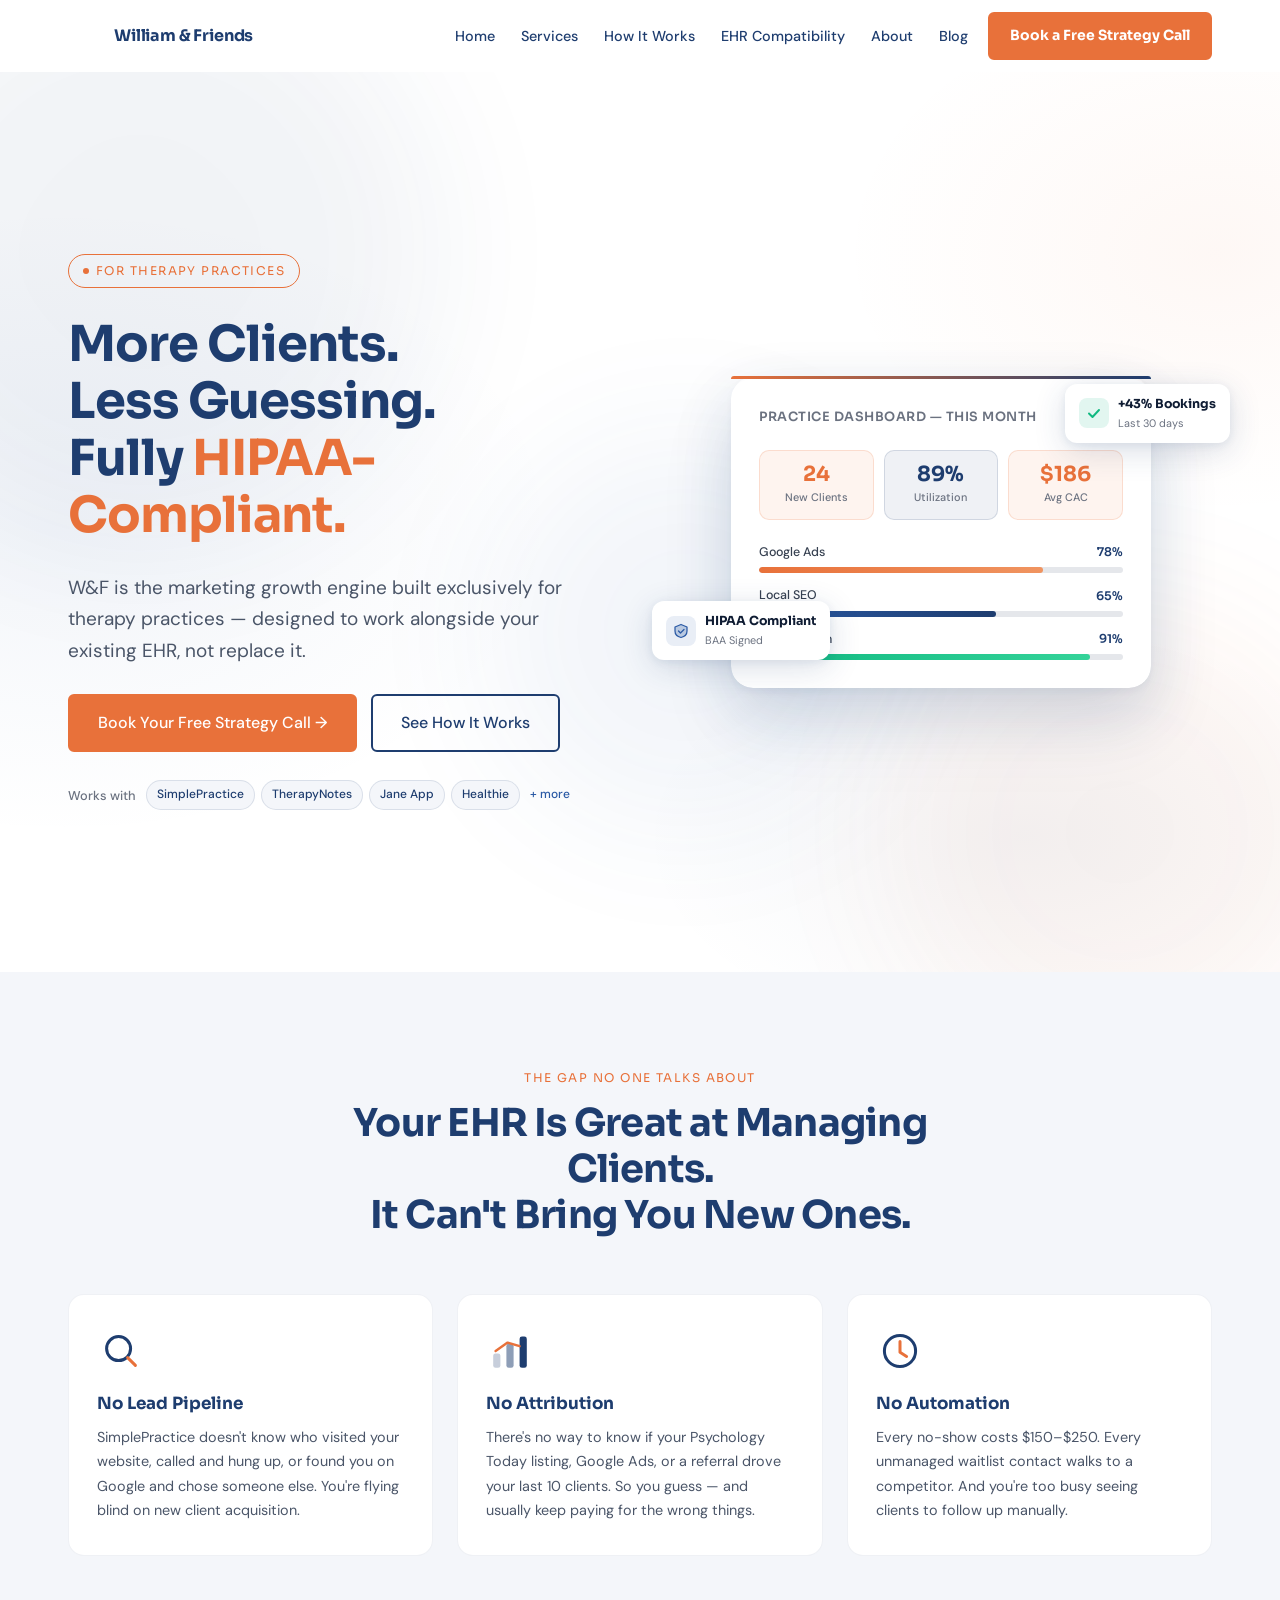
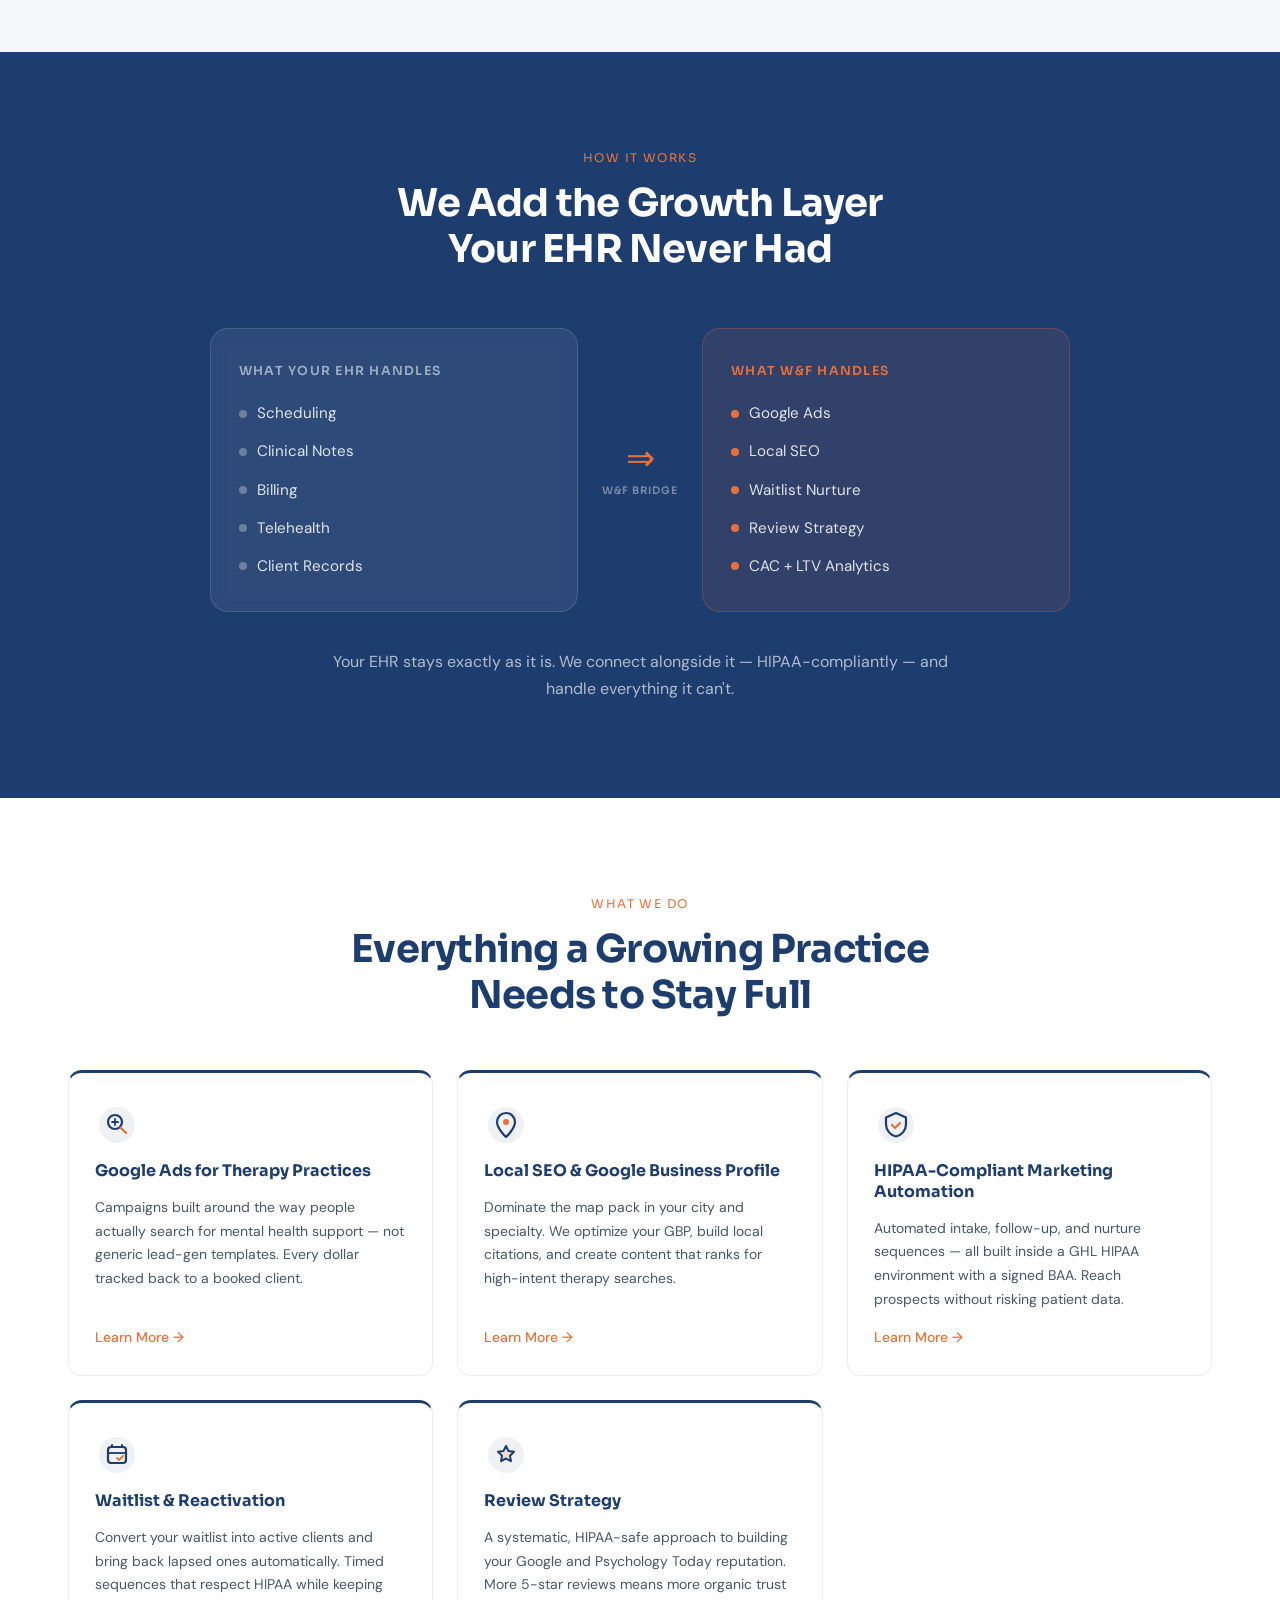
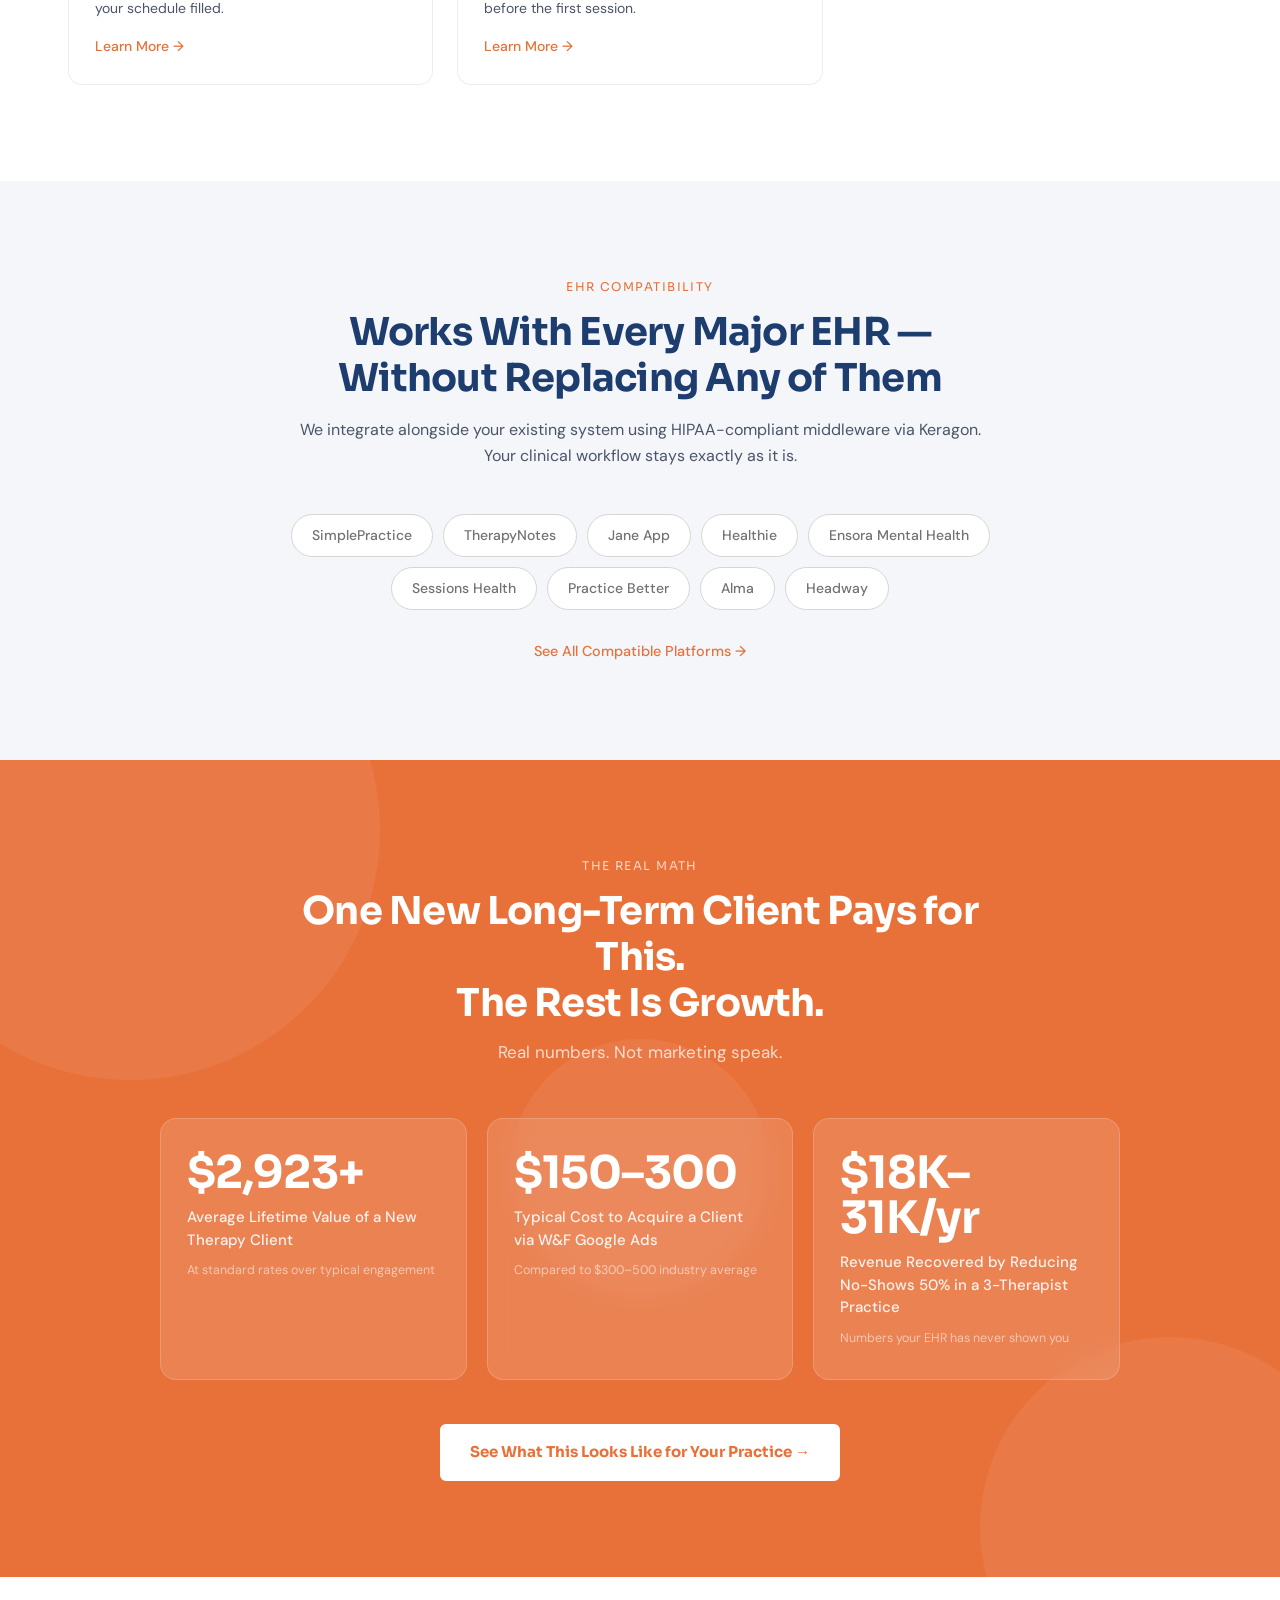
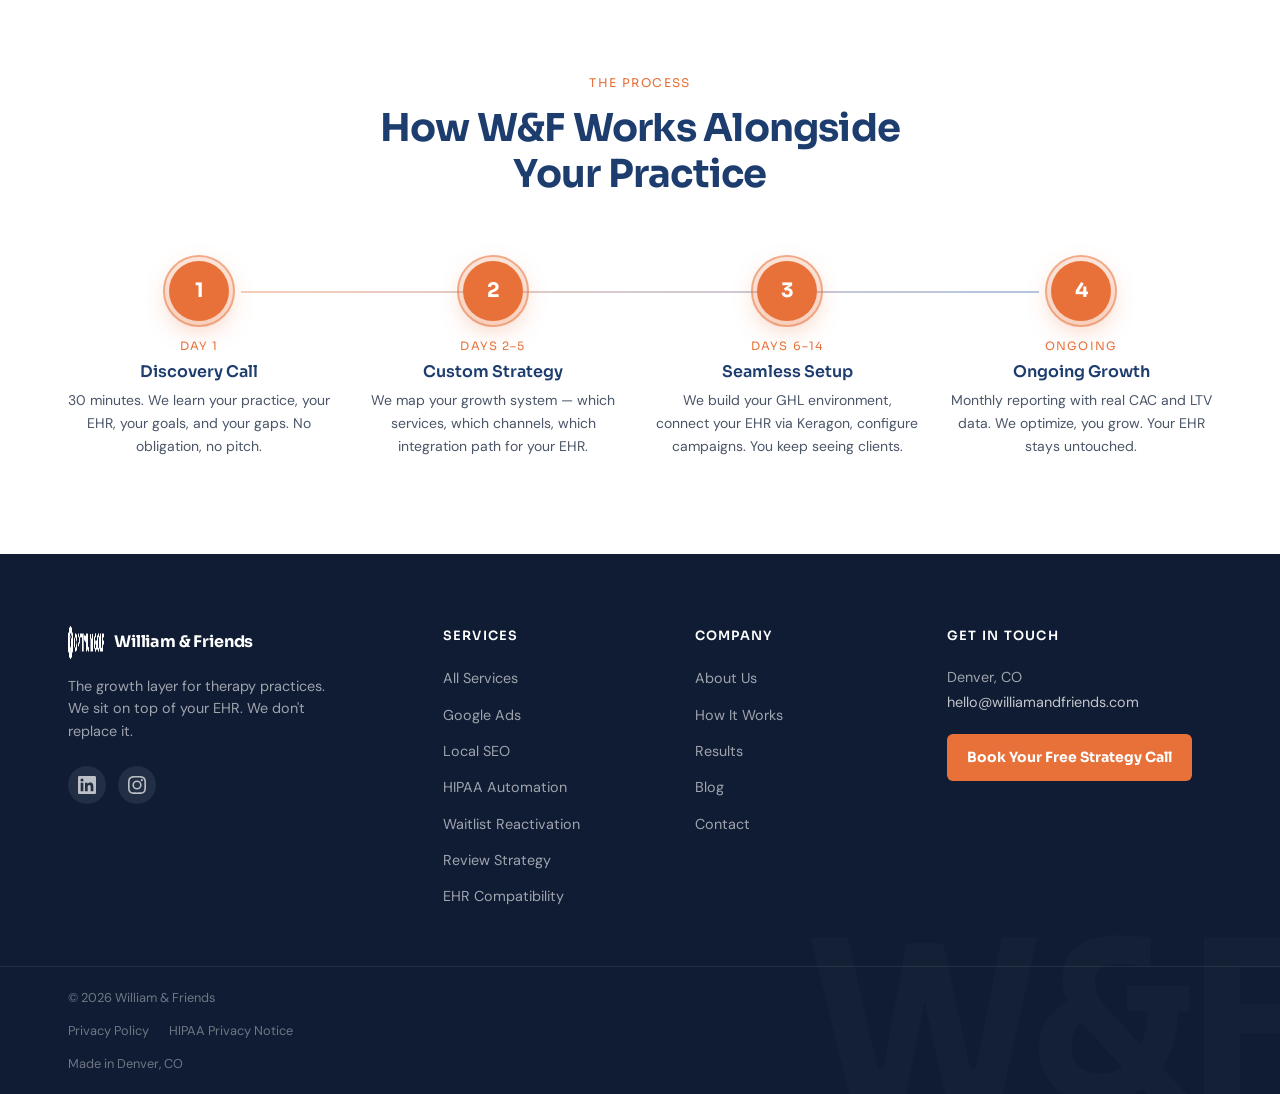
<file: index.html>
<!DOCTYPE html>
<html lang="en">
<head>
  <meta charset="UTF-8">
  <meta name="viewport" content="width=device-width, initial-scale=1.0">
  <title>William & Friends — The Growth Layer for Therapy Practices</title>
  <meta name="description" content="W&F is the HIPAA-compliant marketing growth engine built exclusively for therapy and mental health practices. Works alongside your EHR.">
  <link rel="stylesheet" href="_styles.css">

  <style>
    /* ─── Scroll Progress Bar ───────────────────────────────────────────────── */
    #scroll-progress {
      position: fixed;
      top: 0;
      left: 0;
      height: 3px;
      width: 0%;
      background: linear-gradient(90deg, var(--orange), var(--mid-blue));
      z-index: 2000;
      transition: width 0.1s linear;
      pointer-events: none;
    }

    /* ─── Hero Section ──────────────────────────────────────────────────────── */
    #hero {
      position: relative;
      min-height: 100vh;
      background: var(--white);
      display: flex;
      align-items: center;
      overflow: hidden;
      padding: 80px 0 60px; /* account for fixed nav */
    }

    /* ─── Blob Background ───────────────────────────────────────────────────── */
    .hero-blobs {
      position: absolute;
      inset: 0;
      pointer-events: none;
      z-index: 0;
    }

    .blob {
      position: absolute;
      border-radius: 50%;
      filter: blur(72px);
    }

    .blob-1 {
      width: 600px;
      height: 600px;
      background: var(--navy);
      opacity: 0.055;
      top: -120px;
      left: -160px;
      animation: blob-morph-1 18s ease-in-out infinite;
    }

    .blob-2 {
      width: 480px;
      height: 480px;
      background: var(--orange);
      opacity: 0.05;
      bottom: -100px;
      right: -80px;
      animation: blob-morph-2 18s ease-in-out infinite 3s;
    }

    .blob-3 {
      width: 400px;
      height: 400px;
      background: var(--mid-blue);
      opacity: 0.055;
      top: 40%;
      left: 38%;
      animation: blob-morph-3 18s ease-in-out infinite 7s;
    }

    @keyframes blob-morph-1 {
      0%, 100% { border-radius: 60% 40% 70% 30% / 50% 60% 40% 50%; transform: translate(0, 0) scale(1); }
      33%       { border-radius: 40% 70% 30% 60% / 60% 30% 70% 40%; transform: translate(30px, 20px) scale(1.05); }
      66%       { border-radius: 70% 30% 50% 50% / 30% 70% 50% 60%; transform: translate(-20px, 35px) scale(0.97); }
    }

    @keyframes blob-morph-2 {
      0%, 100% { border-radius: 50% 60% 40% 70% / 60% 40% 70% 30%; transform: translate(0, 0) scale(1); }
      33%       { border-radius: 70% 40% 60% 30% / 40% 60% 30% 70%; transform: translate(-25px, -20px) scale(1.06); }
      66%       { border-radius: 30% 70% 50% 60% / 70% 30% 60% 40%; transform: translate(15px, -30px) scale(0.96); }
    }

    @keyframes blob-morph-3 {
      0%, 100% { border-radius: 40% 60% 55% 45% / 55% 45% 60% 40%; transform: translate(0, 0) scale(1); }
      50%       { border-radius: 60% 40% 45% 55% / 40% 60% 45% 55%; transform: translate(-18px, 22px) scale(1.04); }
    }

    /* ─── Radial Gradient Mesh Overlay ─────────────────────────────────────── */
    .hero-mesh {
      position: absolute;
      inset: 0;
      pointer-events: none;
      z-index: 0;
      background:
        radial-gradient(ellipse 55% 50% at 5% 50%,  rgba(43, 90, 165, 0.06) 0%, transparent 70%),
        radial-gradient(ellipse 45% 45% at 95% 20%, rgba(232, 113, 58, 0.05) 0%, transparent 65%),
        radial-gradient(ellipse 50% 40% at 80% 85%, rgba(30, 61, 111, 0.05) 0%, transparent 60%);
    }

    /* ─── Hero Grid ─────────────────────────────────────────────────────────── */
    .hero-grid {
      position: relative;
      z-index: 1;
      display: grid;
      grid-template-columns: 1fr 1fr;
      gap: 60px;
      align-items: center;
    }

    /* ─── Left Column ───────────────────────────────────────────────────────── */
    .hero-left {
      display: flex;
      flex-direction: column;
      gap: 28px;
    }

    .hero-badge {
      display: inline-flex;
      align-items: center;
      gap: 7px;
      padding: 6px 14px;
      border: 1.5px solid var(--orange);
      border-radius: 100px;
      width: fit-content;
    }

    .hero-badge span {
      font-family: 'Sora', sans-serif;
      font-weight: 400;
      font-size: 0.75rem;
      letter-spacing: 0.12em;
      text-transform: uppercase;
      color: var(--orange);
    }

    .hero-badge-dot {
      width: 6px;
      height: 6px;
      border-radius: 50%;
      background: var(--orange);
      animation: pulse-dot 2.4s ease-in-out infinite;
    }

    @keyframes pulse-dot {
      0%, 100% { opacity: 1; transform: scale(1); }
      50%       { opacity: 0.5; transform: scale(0.7); }
    }

    .hero-h1 {
      font-family: 'Sora', sans-serif;
      font-weight: 700;
      font-size: clamp(2rem, 4vw, 3.1rem);
      color: var(--navy);
      line-height: 1.15;
      letter-spacing: -0.02em;
    }

    .hero-h1 .orange {
      color: var(--orange);
    }

    .hero-sub {
      font-family: 'DM Sans', sans-serif;
      font-size: 1.1875rem; /* 19px */
      font-weight: 400;
      color: #4a5568;
      line-height: 1.65;
      max-width: 500px;
    }

    .hero-ctas {
      display: flex;
      align-items: center;
      gap: 14px;
      flex-wrap: wrap;
    }

    .hero-ctas .btn-primary {
      font-family: 'DM Sans', sans-serif;
      font-weight: 500;
    }

    /* Trust bar */
    .hero-trust {
      display: flex;
      align-items: center;
      gap: 10px;
      flex-wrap: wrap;
    }

    .hero-trust-label {
      font-family: 'DM Sans', sans-serif;
      font-size: 0.8rem;
      color: #6b7280;
      font-weight: 500;
      white-space: nowrap;
    }

    .hero-trust-pills {
      display: flex;
      align-items: center;
      gap: 6px;
      flex-wrap: wrap;
    }

    .trust-pill {
      font-family: 'DM Sans', sans-serif;
      font-size: 0.75rem;
      font-weight: 500;
      color: var(--navy);
      background: var(--light-gray);
      border: 1px solid rgba(30, 61, 111, 0.12);
      padding: 4px 10px;
      border-radius: 100px;
      white-space: nowrap;
    }

    .trust-pill-more {
      font-size: 0.75rem;
      color: var(--mid-blue);
      font-weight: 500;
      white-space: nowrap;
      padding: 4px 4px;
    }

    /* ─── Right Column — Dashboard Card ────────────────────────────────────── */
    .hero-right {
      position: relative;
      display: flex;
      justify-content: center;
      align-items: center;
    }

    .dashboard-card {
      background: var(--white);
      border-radius: 22px;
      box-shadow:
        0 4px 6px rgba(30, 61, 111, 0.04),
        0 20px 60px rgba(30, 61, 111, 0.14),
        0 40px 80px rgba(30, 61, 111, 0.08);
      padding: 28px;
      width: 100%;
      max-width: 420px;
      position: relative;
      /* Top gradient border */
      border-top: 3px solid transparent;
      background-clip: padding-box;
      animation: card-float 7s ease-in-out infinite;
    }

    /* Gradient top border via pseudo-element */
    .dashboard-card::before {
      content: '';
      position: absolute;
      top: -3px;
      left: 0;
      right: 0;
      height: 3px;
      border-radius: 22px 22px 0 0;
      background: linear-gradient(90deg, var(--orange), var(--navy));
    }

    @keyframes card-float {
      0%, 100% { transform: translateY(0); }
      50%       { transform: translateY(-14px); }
    }

    .card-header {
      display: flex;
      align-items: center;
      justify-content: space-between;
      margin-bottom: 22px;
    }

    .card-title {
      font-family: 'Sora', sans-serif;
      font-weight: 600;
      font-size: 0.8rem;
      color: #6b7280;
      letter-spacing: 0.04em;
      text-transform: uppercase;
    }

    .card-live-dot {
      display: flex;
      align-items: center;
      gap: 5px;
      font-family: 'DM Sans', sans-serif;
      font-size: 0.72rem;
      color: #10b981;
      font-weight: 500;
    }

    .card-live-dot::before {
      content: '';
      width: 7px;
      height: 7px;
      border-radius: 50%;
      background: #10b981;
      animation: live-pulse 2s ease-in-out infinite;
    }

    @keyframes live-pulse {
      0%, 100% { box-shadow: 0 0 0 0 rgba(16, 185, 129, 0.5); }
      50%       { box-shadow: 0 0 0 5px rgba(16, 185, 129, 0); }
    }

    /* Metric boxes */
    .card-metrics {
      display: grid;
      grid-template-columns: repeat(3, 1fr);
      gap: 10px;
      margin-bottom: 22px;
    }

    .metric-box {
      padding: 12px 10px;
      border-radius: 10px;
      text-align: center;
    }

    .metric-box.orange-bg {
      background: rgba(232, 113, 58, 0.08);
      border: 1px solid rgba(232, 113, 58, 0.18);
    }

    .metric-box.navy-bg {
      background: rgba(30, 61, 111, 0.07);
      border: 1px solid rgba(30, 61, 111, 0.15);
    }

    .metric-value {
      font-family: 'Sora', sans-serif;
      font-weight: 700;
      font-size: 1.3rem;
      line-height: 1.1;
      display: block;
    }

    .metric-box.orange-bg .metric-value { color: var(--orange); }
    .metric-box.navy-bg  .metric-value { color: var(--navy); }

    .metric-label {
      font-family: 'DM Sans', sans-serif;
      font-size: 0.68rem;
      color: #6b7280;
      margin-top: 3px;
      display: block;
      font-weight: 500;
    }

    /* Progress bars */
    .card-progress {
      display: flex;
      flex-direction: column;
      gap: 12px;
    }

    .progress-row {
      display: flex;
      flex-direction: column;
      gap: 5px;
    }

    .progress-meta {
      display: flex;
      justify-content: space-between;
      align-items: center;
    }

    .progress-label {
      font-family: 'DM Sans', sans-serif;
      font-size: 0.78rem;
      font-weight: 500;
      color: #374151;
    }

    .progress-pct {
      font-family: 'Sora', sans-serif;
      font-size: 0.75rem;
      font-weight: 600;
      color: var(--navy);
    }

    .progress-track {
      height: 6px;
      background: #e5e7eb;
      border-radius: 100px;
      overflow: hidden;
    }

    .progress-fill {
      height: 100%;
      border-radius: 100px;
      width: 0%; /* animated by JS */
      transition: width 1.2s cubic-bezier(0.22, 1, 0.36, 1);
    }

    .progress-fill.orange { background: linear-gradient(90deg, var(--orange), #f09460); }
    .progress-fill.navy   { background: linear-gradient(90deg, var(--mid-blue), var(--navy)); }
    .progress-fill.green  { background: linear-gradient(90deg, #10b981, #34d399); }

    /* ─── Floating Badges ───────────────────────────────────────────────────── */
    .floating-badge {
      position: absolute;
      background: var(--white);
      border-radius: 12px;
      padding: 10px 14px;
      box-shadow: 0 8px 32px rgba(30, 61, 111, 0.16), 0 2px 8px rgba(30, 61, 111, 0.08);
      display: flex;
      align-items: center;
      gap: 9px;
      white-space: nowrap;
      z-index: 2;
    }

    .badge-bookings {
      top: 8px;
      right: -18px;
      animation: badge-float-a 6s ease-in-out infinite 1.5s;
    }

    .badge-hipaa {
      bottom: 28px;
      left: -18px;
      animation: badge-float-b 6s ease-in-out infinite 0.5s;
    }

    @keyframes badge-float-a {
      0%, 100% { transform: translateY(0) rotate(0deg); }
      50%       { transform: translateY(-8px) rotate(0.5deg); }
    }

    @keyframes badge-float-b {
      0%, 100% { transform: translateY(0) rotate(0deg); }
      50%       { transform: translateY(-6px) rotate(-0.3deg); }
    }

    .badge-icon {
      width: 30px;
      height: 30px;
      border-radius: 8px;
      display: flex;
      align-items: center;
      justify-content: center;
      flex-shrink: 0;
    }

    .badge-icon.green { background: rgba(16, 185, 129, 0.12); }
    .badge-icon.blue  { background: rgba(43, 90, 165, 0.1); }

    .badge-icon svg {
      width: 16px;
      height: 16px;
    }

    .badge-text {
      display: flex;
      flex-direction: column;
      gap: 1px;
    }

    .badge-top-line {
      font-family: 'Sora', sans-serif;
      font-weight: 700;
      font-size: 0.78rem;
      color: var(--dark);
    }

    .badge-sub-line {
      font-family: 'DM Sans', sans-serif;
      font-size: 0.68rem;
      color: #6b7280;
      font-weight: 400;
    }

    /* ─── Responsive ────────────────────────────────────────────────────────── */
    @media (max-width: 1024px) {
      .hero-grid {
        gap: 40px;
      }

      .badge-bookings { right: -8px; }
      .badge-hipaa    { left: -8px; }
    }

    @media (max-width: 768px) {
      #hero {
        padding: 90px 0 60px;
        min-height: auto;
      }

      .hero-grid {
        grid-template-columns: 1fr;
        gap: 48px;
      }

      .hero-right {
        order: -1; /* card above text on mobile */
      }

      .dashboard-card {
        max-width: 100%;
      }

      .badge-bookings {
        top: -12px;
        right: 8px;
      }

      .badge-hipaa {
        bottom: -12px;
        left: 8px;
      }

      .hero-h1 {
        font-size: clamp(1.75rem, 7vw, 2.4rem);
      }

      .hero-sub {
        font-size: 1.0625rem;
      }
    }
  </style>
</head>
<body>

  <!-- Scroll Progress Bar -->
  <div id="scroll-progress" role="progressbar" aria-hidden="true"></div>

  <!-- ── Navigation ── -->
  <!-- _nav.html inline -->
  <link rel="stylesheet" href="_styles.css">
  <style>
    .wf-nav { position: fixed; top: 0; left: 0; right: 0; z-index: 1000; padding: 0; transition: background 0.3s ease, box-shadow 0.3s ease; }
    .wf-nav__inner { display: flex; align-items: center; justify-content: space-between; height: 72px; transition: height 0.3s ease; }
    .wf-nav:not(.stuck) { background: transparent; }
    .wf-nav.stuck { background: rgba(255,255,255,0.88); backdrop-filter: blur(24px); -webkit-backdrop-filter: blur(24px); box-shadow: 0 1px 0 rgba(30,61,111,0.08), 0 4px 24px rgba(30,61,111,0.08); }
    .wf-nav.stuck .wf-nav__inner { height: 64px; }
    .wf-nav__logo { display: flex; align-items: center; gap: 10px; text-decoration: none; flex-shrink: 0; }
    .wf-nav__logo-text { font-family: 'Sora', sans-serif; font-weight: 700; font-size: 1rem; color: var(--navy); letter-spacing: -0.01em; white-space: nowrap; }
    .wf-nav__links { display: flex; align-items: center; gap: 2px; margin: 0; padding: 0; list-style: none; }
    .wf-nav__links a { font-family: 'DM Sans', sans-serif; font-weight: 500; font-size: 0.9rem; color: var(--navy); padding: 8px 12px; border-radius: var(--radius); transition: color 0.2s ease, background 0.2s ease; white-space: nowrap; }
    .wf-nav__links a:hover { color: var(--orange); background: rgba(232,113,58,0.06); }
    .wf-nav__cta { font-family: 'Sora', sans-serif !important; font-weight: 700 !important; font-size: 0.875rem !important; padding: 10px 20px !important; background: var(--orange) !important; color: var(--white) !important; border: 2px solid var(--orange) !important; border-radius: var(--radius) !important; text-decoration: none; white-space: nowrap; transition: background 0.2s ease, transform 0.2s ease; flex-shrink: 0; }
    .wf-nav__cta:hover { background: #d4622e !important; border-color: #d4622e !important; transform: translateY(-1px); }
    .wf-nav__right { display: flex; align-items: center; gap: 8px; }
    @media (max-width: 768px) { .wf-nav__links { display: none; } .wf-nav__inner { height: 60px; } .wf-nav.stuck .wf-nav__inner { height: 56px; } }
  </style>

  <nav class="wf-nav" id="wf-nav" aria-label="Main navigation">
    <div class="container">
      <div class="wf-nav__inner">
        <a href="/" class="wf-nav__logo" aria-label="William & Friends — Home">
          <img src="logo.png" width="36" height="33" alt="" aria-hidden="true" style="display:block;">
          <span class="wf-nav__logo-text">William &amp; Friends</span>
        </a>
        <div class="wf-nav__right">
          <ul class="wf-nav__links" role="list">
            <li><a href="/">Home</a></li>
            <li><a href="/services">Services</a></li>
            <li><a href="/how-it-works">How It Works</a></li>
            <li><a href="/ehr-integration">EHR Compatibility</a></li>
            <li><a href="/about">About</a></li>
            <li><a href="/blog">Blog</a></li>
          </ul>
          <a href="/contact" class="wf-nav__cta">Book a Free Strategy Call</a>
        </div>
      </div>
    </div>
  </nav>
  <div style="height:72px;" aria-hidden="true"></div>

  <!-- ══════════════════════════════════════════════════════════════════════════
       HERO SECTION
  ══════════════════════════════════════════════════════════════════════════ -->
  <section id="hero" aria-label="Hero">

    <!-- Animated blobs -->
    <div class="hero-blobs" aria-hidden="true">
      <div class="blob blob-1"></div>
      <div class="blob blob-2"></div>
      <div class="blob blob-3"></div>
    </div>

    <!-- Gradient mesh overlay -->
    <div class="hero-mesh" aria-hidden="true"></div>

    <div class="container">
      <div class="hero-grid">

        <!-- ── Left: Copy ── -->
        <div class="hero-left reveal">

          <!-- Badge -->
          <div class="hero-badge">
            <span class="hero-badge-dot"></span>
            <span>For Therapy Practices</span>
          </div>

          <!-- H1 -->
          <h1 class="hero-h1">
            More Clients.<br>
            Less Guessing.<br>
            Fully <span class="orange">HIPAA-Compliant.</span>
          </h1>

          <!-- Subhead -->
          <p class="hero-sub">
            W&amp;F is the marketing growth engine built exclusively for therapy practices — designed to work alongside your existing EHR, not replace it.
          </p>

          <!-- CTAs -->
          <div class="hero-ctas">
            <a href="/contact" class="btn-primary">Book Your Free Strategy Call &rarr;</a>
            <a href="/how-it-works" class="btn-outline">See How It Works</a>
          </div>

          <!-- Trust bar -->
          <div class="hero-trust">
            <span class="hero-trust-label">Works with</span>
            <div class="hero-trust-pills">
              <span class="trust-pill">SimplePractice</span>
              <span class="trust-pill">TherapyNotes</span>
              <span class="trust-pill">Jane App</span>
              <span class="trust-pill">Healthie</span>
              <span class="trust-pill-more">+ more</span>
            </div>
          </div>

        </div>

        <!-- ── Right: Dashboard Card ── -->
        <div class="hero-right reveal" style="transition-delay:0.15s;">

          <!-- Floating badge: bookings -->
          <div class="floating-badge badge-bookings" aria-hidden="true">
            <div class="badge-icon green">
              <svg viewBox="0 0 16 16" fill="none" xmlns="http://www.w3.org/2000/svg">
                <path d="M3 8.5L6.5 12 13 5" stroke="#10b981" stroke-width="2" stroke-linecap="round" stroke-linejoin="round"/>
              </svg>
            </div>
            <div class="badge-text">
              <span class="badge-top-line">+43% Bookings</span>
              <span class="badge-sub-line">Last 30 days</span>
            </div>
          </div>

          <!-- Dashboard card -->
          <div class="dashboard-card">

            <div class="card-header">
              <span class="card-title">Practice Dashboard — This Month</span>
              <span class="card-live-dot">Live</span>
            </div>

            <!-- Metrics -->
            <div class="card-metrics">
              <div class="metric-box orange-bg">
                <span class="metric-value" data-counter="24" data-suffix="">0</span>
                <span class="metric-label">New Clients</span>
              </div>
              <div class="metric-box navy-bg">
                <span class="metric-value" data-counter="89" data-suffix="%">0</span>
                <span class="metric-label">Utilization</span>
              </div>
              <div class="metric-box orange-bg">
                <span class="metric-value" data-counter="186" data-prefix="$">0</span>
                <span class="metric-label">Avg CAC</span>
              </div>
            </div>

            <!-- Progress bars -->
            <div class="card-progress">
              <div class="progress-row">
                <div class="progress-meta">
                  <span class="progress-label">Google Ads</span>
                  <span class="progress-pct">78%</span>
                </div>
                <div class="progress-track">
                  <div class="progress-fill orange" data-width="78"></div>
                </div>
              </div>
              <div class="progress-row">
                <div class="progress-meta">
                  <span class="progress-label">Local SEO</span>
                  <span class="progress-pct">65%</span>
                </div>
                <div class="progress-track">
                  <div class="progress-fill navy" data-width="65"></div>
                </div>
              </div>
              <div class="progress-row">
                <div class="progress-meta">
                  <span class="progress-label">Reactivation</span>
                  <span class="progress-pct">91%</span>
                </div>
                <div class="progress-track">
                  <div class="progress-fill green" data-width="91"></div>
                </div>
              </div>
            </div>

          </div><!-- /.dashboard-card -->

          <!-- Floating badge: HIPAA -->
          <div class="floating-badge badge-hipaa" aria-hidden="true">
            <div class="badge-icon blue">
              <svg viewBox="0 0 16 16" fill="none" xmlns="http://www.w3.org/2000/svg">
                <path d="M8 1.5L2 4v4c0 3.31 2.5 5.72 6 6.5 3.5-.78 6-3.19 6-6.5V4L8 1.5z" fill="#2B5AA5" opacity="0.25"/>
                <path d="M8 1.5L2 4v4c0 3.31 2.5 5.72 6 6.5 3.5-.78 6-3.19 6-6.5V4L8 1.5z" stroke="#2B5AA5" stroke-width="1.25" stroke-linejoin="round"/>
                <path d="M5.5 8l2 2 3.5-3.5" stroke="#2B5AA5" stroke-width="1.25" stroke-linecap="round" stroke-linejoin="round"/>
              </svg>
            </div>
            <div class="badge-text">
              <span class="badge-top-line">HIPAA Compliant</span>
              <span class="badge-sub-line">BAA Signed</span>
            </div>
          </div>

        </div><!-- /.hero-right -->
      </div><!-- /.hero-grid -->
    </div><!-- /.container -->
  </section>

  <!-- ══════════════════════════════════════════════════════════════════════════
       PROBLEM SECTION
  ══════════════════════════════════════════════════════════════════════════ -->
  <section id="problem" aria-labelledby="problem-heading">
    <div class="container">

      <div class="problem-header reveal">
        <p class="overline">The Gap No One Talks About</p>
        <h2 id="problem-heading">Your EHR Is Great at Managing Clients.<br>It Can't Bring You New Ones.</h2>
      </div>

      <div class="problem-grid">

        <div class="problem-card reveal" style="transition-delay:0.05s;">
          <div class="problem-card__icon" aria-hidden="true">
            <svg width="40" height="40" viewBox="0 0 40 40" fill="none" xmlns="http://www.w3.org/2000/svg">
              <circle cx="18" cy="18" r="10" stroke="#1E3D6F" stroke-width="2.5"/>
              <path d="M25.5 25.5L32 32" stroke="#E8713A" stroke-width="2.5" stroke-linecap="round"/>
            </svg>
          </div>
          <h3 class="problem-card__title">No Lead Pipeline</h3>
          <p class="problem-card__body">SimplePractice doesn't know who visited your website, called and hung up, or found you on Google and chose someone else. You're flying blind on new client acquisition.</p>
        </div>

        <div class="problem-card reveal" style="transition-delay:0.15s;">
          <div class="problem-card__icon" aria-hidden="true">
            <svg width="40" height="40" viewBox="0 0 40 40" fill="none" xmlns="http://www.w3.org/2000/svg">
              <rect x="6" y="22" width="6" height="12" rx="2" fill="#1E3D6F" opacity="0.25"/>
              <rect x="17" y="14" width="6" height="20" rx="2" fill="#1E3D6F" opacity="0.5"/>
              <rect x="28" y="8" width="6" height="26" rx="2" fill="#1E3D6F"/>
              <path d="M8 20L18 13L28 16" stroke="#E8713A" stroke-width="2" stroke-linecap="round" stroke-linejoin="round"/>
            </svg>
          </div>
          <h3 class="problem-card__title">No Attribution</h3>
          <p class="problem-card__body">There's no way to know if your Psychology Today listing, Google Ads, or a referral drove your last 10 clients. So you guess — and usually keep paying for the wrong things.</p>
        </div>

        <div class="problem-card reveal" style="transition-delay:0.25s;">
          <div class="problem-card__icon" aria-hidden="true">
            <svg width="40" height="40" viewBox="0 0 40 40" fill="none" xmlns="http://www.w3.org/2000/svg">
              <circle cx="20" cy="20" r="13" stroke="#1E3D6F" stroke-width="2.5"/>
              <path d="M20 12v9l5.5 3.5" stroke="#E8713A" stroke-width="2.5" stroke-linecap="round" stroke-linejoin="round"/>
            </svg>
          </div>
          <h3 class="problem-card__title">No Automation</h3>
          <p class="problem-card__body">Every no-show costs $150–$250. Every unmanaged waitlist contact walks to a competitor. And you're too busy seeing clients to follow up manually.</p>
        </div>

      </div>
    </div>
  </section>

  <!-- ══════════════════════════════════════════════════════════════════════════
       SOLUTION SECTION
  ══════════════════════════════════════════════════════════════════════════ -->
  <section id="solution" aria-labelledby="solution-heading">
    <div class="container">

      <div class="solution-header reveal">
        <p class="overline solution-overline">How It Works</p>
        <h2 id="solution-heading" class="solution-h2">We Add the Growth Layer<br>Your EHR Never Had</h2>
      </div>

      <div class="solution-bridge-layout reveal" style="transition-delay:0.1s;">

        <!-- Left card: EHR -->
        <div class="sol-card sol-card--ehr">
          <p class="sol-card__header">What Your EHR Handles</p>
          <ul class="sol-card__list" role="list">
            <li><span class="sol-dot sol-dot--muted" aria-hidden="true"></span>Scheduling</li>
            <li><span class="sol-dot sol-dot--muted" aria-hidden="true"></span>Clinical Notes</li>
            <li><span class="sol-dot sol-dot--muted" aria-hidden="true"></span>Billing</li>
            <li><span class="sol-dot sol-dot--muted" aria-hidden="true"></span>Telehealth</li>
            <li><span class="sol-dot sol-dot--muted" aria-hidden="true"></span>Client Records</li>
          </ul>
        </div>

        <!-- Bridge arrow -->
        <div class="sol-bridge" aria-hidden="true">
          <div class="sol-bridge__arrow">&#8658;</div>
          <span class="sol-bridge__label">W&amp;F Bridge</span>
        </div>

        <!-- Right card: W&F -->
        <div class="sol-card sol-card--wf">
          <p class="sol-card__header sol-card__header--orange">What W&amp;F Handles</p>
          <ul class="sol-card__list" role="list">
            <li><span class="sol-dot sol-dot--orange" aria-hidden="true"></span>Google Ads</li>
            <li><span class="sol-dot sol-dot--orange" aria-hidden="true"></span>Local SEO</li>
            <li><span class="sol-dot sol-dot--orange" aria-hidden="true"></span>Waitlist Nurture</li>
            <li><span class="sol-dot sol-dot--orange" aria-hidden="true"></span>Review Strategy</li>
            <li><span class="sol-dot sol-dot--orange" aria-hidden="true"></span>CAC + LTV Analytics</li>
          </ul>
        </div>

      </div>

      <p class="solution-caption reveal" style="transition-delay:0.2s;">
        Your EHR stays exactly as it is. We connect alongside it&nbsp;—&nbsp;HIPAA-compliantly&nbsp;—&nbsp;and handle everything it can't.
      </p>

    </div>
  </section>

  <!-- ══════════════════════════════════════════════════════════════════════════
       SERVICES SECTION
  ══════════════════════════════════════════════════════════════════════════ -->
  <section id="services" aria-labelledby="services-heading">
    <div class="container">

      <div class="services-header reveal">
        <p class="overline">What We Do</p>
        <h2 id="services-heading">Everything a Growing Practice Needs to Stay Full</h2>
      </div>

      <div class="services-grid">

        <!-- Card 1: Google Ads -->
        <article class="svc-card reveal" style="transition-delay:0.05s;">
          <div class="svc-card__icon" aria-hidden="true">
            <svg width="44" height="44" viewBox="0 0 44 44" fill="none" xmlns="http://www.w3.org/2000/svg">
              <circle cx="22" cy="22" r="18" fill="rgba(30,61,111,0.07)"/>
              <circle cx="20" cy="19" r="7" stroke="#1E3D6F" stroke-width="2.2"/>
              <path d="M25.5 24.5L31 30" stroke="#E8713A" stroke-width="2.2" stroke-linecap="round"/>
              <path d="M17 19h6M20 16v6" stroke="#1E3D6F" stroke-width="1.8" stroke-linecap="round"/>
            </svg>
          </div>
          <h3 class="svc-card__title">Google Ads for Therapy Practices</h3>
          <p class="svc-card__body">Campaigns built around the way people actually search for mental health support — not generic lead-gen templates. Every dollar tracked back to a booked client.</p>
          <a href="/services/google-ads-therapy-practices" class="svc-card__link">Learn More &rarr;</a>
        </article>

        <!-- Card 2: Local SEO -->
        <article class="svc-card reveal" style="transition-delay:0.1s;">
          <div class="svc-card__icon" aria-hidden="true">
            <svg width="44" height="44" viewBox="0 0 44 44" fill="none" xmlns="http://www.w3.org/2000/svg">
              <circle cx="22" cy="22" r="18" fill="rgba(30,61,111,0.07)"/>
              <path d="M22 10c-4.97 0-9 4.03-9 9 0 6.75 9 15 9 15s9-8.25 9-15c0-4.97-4.03-9-9-9z" stroke="#1E3D6F" stroke-width="2.2" stroke-linejoin="round"/>
              <circle cx="22" cy="19" r="3" fill="#E8713A"/>
            </svg>
          </div>
          <h3 class="svc-card__title">Local SEO &amp; Google Business Profile</h3>
          <p class="svc-card__body">Dominate the map pack in your city and specialty. We optimize your GBP, build local citations, and create content that ranks for high-intent therapy searches.</p>
          <a href="/services/local-seo-mental-health-practices" class="svc-card__link">Learn More &rarr;</a>
        </article>

        <!-- Card 3: HIPAA Automation -->
        <article class="svc-card reveal" style="transition-delay:0.15s;">
          <div class="svc-card__icon" aria-hidden="true">
            <svg width="44" height="44" viewBox="0 0 44 44" fill="none" xmlns="http://www.w3.org/2000/svg">
              <circle cx="22" cy="22" r="18" fill="rgba(30,61,111,0.07)"/>
              <path d="M22 10l-10 4.5v7c0 5.52 4.27 10.69 10 12 5.73-1.31 10-6.48 10-12v-7L22 10z" stroke="#1E3D6F" stroke-width="2.2" stroke-linejoin="round"/>
              <path d="M18 22l3 3 5-5" stroke="#E8713A" stroke-width="2.2" stroke-linecap="round" stroke-linejoin="round"/>
            </svg>
          </div>
          <h3 class="svc-card__title">HIPAA-Compliant Marketing Automation</h3>
          <p class="svc-card__body">Automated intake, follow-up, and nurture sequences — all built inside a GHL HIPAA environment with a signed BAA. Reach prospects without risking patient data.</p>
          <a href="/services/hipaa-marketing-automation" class="svc-card__link">Learn More &rarr;</a>
        </article>

        <!-- Card 4: Waitlist & Reactivation -->
        <article class="svc-card reveal" style="transition-delay:0.05s;">
          <div class="svc-card__icon" aria-hidden="true">
            <svg width="44" height="44" viewBox="0 0 44 44" fill="none" xmlns="http://www.w3.org/2000/svg">
              <circle cx="22" cy="22" r="18" fill="rgba(30,61,111,0.07)"/>
              <rect x="13" y="14" width="18" height="16" rx="3" stroke="#1E3D6F" stroke-width="2.2"/>
              <path d="M17 14v-2M27 14v-2" stroke="#1E3D6F" stroke-width="2" stroke-linecap="round"/>
              <path d="M13 20h18" stroke="#1E3D6F" stroke-width="1.8"/>
              <path d="M22 25l2 2 4-4" stroke="#E8713A" stroke-width="1.8" stroke-linecap="round" stroke-linejoin="round"/>
            </svg>
          </div>
          <h3 class="svc-card__title">Waitlist &amp; Reactivation</h3>
          <p class="svc-card__body">Convert your waitlist into active clients and bring back lapsed ones automatically. Timed sequences that respect HIPAA while keeping your schedule filled.</p>
          <a href="/services/waitlist-reactivation-therapy" class="svc-card__link">Learn More &rarr;</a>
        </article>

        <!-- Card 5: Review Strategy -->
        <article class="svc-card reveal" style="transition-delay:0.1s;">
          <div class="svc-card__icon" aria-hidden="true">
            <svg width="44" height="44" viewBox="0 0 44 44" fill="none" xmlns="http://www.w3.org/2000/svg">
              <circle cx="22" cy="22" r="18" fill="rgba(30,61,111,0.07)"/>
              <path d="M22 13l2.47 5.01 5.53.8-4 3.9.94 5.49L22 25.51l-4.94 2.59.94-5.49-4-3.9 5.53-.8L22 13z" stroke="#1E3D6F" stroke-width="2" stroke-linejoin="round" fill="rgba(232,113,58,0.15)"/>
            </svg>
          </div>
          <h3 class="svc-card__title">Review Strategy</h3>
          <p class="svc-card__body">A systematic, HIPAA-safe approach to building your Google and Psychology Today reputation. More 5-star reviews means more organic trust before the first session.</p>
          <a href="/services/therapy-practice-reviews" class="svc-card__link">Learn More &rarr;</a>
        </article>

      </div>
    </div>
  </section>

  <!-- ══════════════════════════════════════════════════════════════════════════
       EHR COMPATIBILITY SECTION
  ══════════════════════════════════════════════════════════════════════════ -->
  <section id="ehr" aria-labelledby="ehr-heading">
    <div class="container">

      <div class="ehr-header reveal">
        <p class="overline">EHR Compatibility</p>
        <h2 id="ehr-heading">Works With Every Major EHR —<br>Without Replacing Any of Them</h2>
        <p class="ehr-sub">We integrate alongside your existing system using HIPAA-compliant middleware via Keragon. Your clinical workflow stays exactly as it is.</p>
      </div>

      <div class="ehr-pills reveal" style="transition-delay:0.1s;" role="list" aria-label="Compatible EHR platforms">
        <span class="ehr-pill" role="listitem">SimplePractice</span>
        <span class="ehr-pill" role="listitem">TherapyNotes</span>
        <span class="ehr-pill" role="listitem">Jane App</span>
        <span class="ehr-pill" role="listitem">Healthie</span>
        <span class="ehr-pill" role="listitem">Ensora Mental Health</span>
        <span class="ehr-pill" role="listitem">Sessions Health</span>
        <span class="ehr-pill" role="listitem">Practice Better</span>
        <span class="ehr-pill" role="listitem">Alma</span>
        <span class="ehr-pill" role="listitem">Headway</span>
      </div>

      <div class="ehr-cta reveal" style="transition-delay:0.2s;">
        <a href="/ehr-integration" class="ehr-more-link">See All Compatible Platforms &rarr;</a>
      </div>

    </div>
  </section>

  <!-- ══════════════════════════════════════════════════════════════════════════
       ROI SECTION
  ══════════════════════════════════════════════════════════════════════════ -->
  <section id="roi" aria-labelledby="roi-heading">

    <!-- Decorative circles -->
    <div class="roi-circles" aria-hidden="true">
      <span class="roi-circle roi-circle--1"></span>
      <span class="roi-circle roi-circle--2"></span>
      <span class="roi-circle roi-circle--3"></span>
    </div>

    <div class="container">

      <div class="roi-header reveal">
        <p class="overline roi-overline">The Real Math</p>
        <h2 id="roi-heading" class="roi-h2">One New Long-Term Client Pays for This.<br>The Rest Is Growth.</h2>
        <p class="roi-sub">Real numbers. Not marketing speak.</p>
      </div>

      <div class="roi-grid">

        <div class="roi-card reveal" style="transition-delay:0.05s;">
          <span class="roi-stat" data-roi-counter="3600" data-roi-prefix="$" data-roi-suffix="+">$0+</span>
          <p class="roi-card__title">Average Lifetime Value of a New Therapy Client</p>
          <p class="roi-card__note">At standard rates over typical engagement</p>
        </div>

        <div class="roi-card reveal" style="transition-delay:0.15s;">
          <span class="roi-stat roi-stat--range">$150–300</span>
          <p class="roi-card__title">Typical Cost to Acquire a Client via W&amp;F Google Ads</p>
          <p class="roi-card__note">Compared to $300–500 industry average</p>
        </div>

        <div class="roi-card reveal" style="transition-delay:0.25s;">
          <span class="roi-stat roi-stat--range">$18K–31K/yr</span>
          <p class="roi-card__title">Revenue Recovered by Reducing No-Shows 50% in a 3-Therapist Practice</p>
          <p class="roi-card__note">Numbers your EHR has never shown you</p>
        </div>

      </div>

      <div class="roi-cta reveal" style="transition-delay:0.35s;">
        <a href="/contact" class="btn-white">See What This Looks Like for Your Practice &rarr;</a>
      </div>

    </div>
  </section>

  <!-- ══════════════════════════════════════════════════════════════════════════
       HOW IT WORKS SECTION
  ══════════════════════════════════════════════════════════════════════════ -->
  <section id="how" aria-labelledby="how-heading">
    <div class="container">

      <div class="how-header reveal">
        <p class="overline">The Process</p>
        <h2 id="how-heading">How W&amp;F Works Alongside Your Practice</h2>
      </div>

      <div class="how-steps" role="list">

        <!-- Connector line (desktop only, rendered via CSS) -->
        <div class="how-connector" aria-hidden="true"></div>

        <div class="how-step reveal" style="transition-delay:0s;" role="listitem">
          <div class="how-step__circle-wrap">
            <span class="how-step__pulse" aria-hidden="true"></span>
            <div class="how-step__circle" aria-label="Step 1">1</div>
          </div>
          <div class="how-step__content">
            <p class="how-step__tag">Day 1</p>
            <h3 class="how-step__title">Discovery Call</h3>
            <p class="how-step__body">30 minutes. We learn your practice, your EHR, your goals, and your gaps. No obligation, no pitch.</p>
          </div>
        </div>

        <div class="how-step reveal" style="transition-delay:0.15s;" role="listitem">
          <div class="how-step__circle-wrap">
            <span class="how-step__pulse" aria-hidden="true"></span>
            <div class="how-step__circle" aria-label="Step 2">2</div>
          </div>
          <div class="how-step__content">
            <p class="how-step__tag">Days 2–5</p>
            <h3 class="how-step__title">Custom Strategy</h3>
            <p class="how-step__body">We map your growth system — which services, which channels, which integration path for your EHR.</p>
          </div>
        </div>

        <div class="how-step reveal" style="transition-delay:0.3s;" role="listitem">
          <div class="how-step__circle-wrap">
            <span class="how-step__pulse" aria-hidden="true"></span>
            <div class="how-step__circle" aria-label="Step 3">3</div>
          </div>
          <div class="how-step__content">
            <p class="how-step__tag">Days 6–14</p>
            <h3 class="how-step__title">Seamless Setup</h3>
            <p class="how-step__body">We build your GHL environment, connect your EHR via Keragon, configure campaigns. You keep seeing clients.</p>
          </div>
        </div>

        <div class="how-step reveal" style="transition-delay:0.45s;" role="listitem">
          <div class="how-step__circle-wrap">
            <span class="how-step__pulse" aria-hidden="true"></span>
            <div class="how-step__circle" aria-label="Step 4">4</div>
          </div>
          <div class="how-step__content">
            <p class="how-step__tag">Ongoing</p>
            <h3 class="how-step__title">Ongoing Growth</h3>
            <p class="how-step__body">Monthly reporting with real CAC and LTV data. We optimize, you grow. Your EHR stays untouched.</p>
          </div>
        </div>

      </div>
    </div>
  </section>

  <!-- ══════════════════════════════════════════════════════════════════════════
       FOOTER
  ══════════════════════════════════════════════════════════════════════════ -->
  <style>
    .wf-footer { background:#0F1C33; color:rgba(255,255,255,0.75); font-family:'DM Sans',sans-serif; position:relative; overflow:hidden; }
    .wf-footer__watermark { position:absolute; bottom:-40px; right:-20px; font-family:'Sora',sans-serif; font-weight:700; font-size:220px; line-height:1; color:#fff; opacity:0.015; pointer-events:none; user-select:none; letter-spacing:-0.04em; white-space:nowrap; }
    .wf-footer__main { padding:72px 0 56px; position:relative; z-index:1; }
    .wf-footer__grid { display:grid; grid-template-columns:1.6fr 1fr 1fr 1.3fr; gap:48px; }
    .wf-footer__brand-logo { display:flex; align-items:center; gap:10px; margin-bottom:16px; text-decoration:none; }
    .wf-footer__brand-logo span { font-family:'Sora',sans-serif; font-weight:700; font-size:1rem; color:#fff; letter-spacing:-0.01em; }
    .wf-footer__tagline { font-size:0.9rem; line-height:1.55; color:rgba(255,255,255,0.6); margin-bottom:24px; max-width:260px; }
    .wf-footer__social { display:flex; gap:12px; }
    .wf-footer__social a { display:flex; align-items:center; justify-content:center; width:38px; height:38px; border-radius:50%; background:rgba(255,255,255,0.08); color:rgba(255,255,255,0.7); transition:background 0.2s,color 0.2s; }
    .wf-footer__social a:hover { background:var(--orange); color:#fff; }
    .wf-footer__social svg { width:18px; height:18px; fill:currentColor; }
    .wf-footer__col-heading { font-family:'Sora',sans-serif; font-weight:600; font-size:0.8rem; letter-spacing:0.1em; text-transform:uppercase; color:#fff; margin-bottom:18px; }
    .wf-footer__links { display:flex; flex-direction:column; gap:10px; list-style:none; margin:0; padding:0; }
    .wf-footer__links a { font-size:0.9rem; color:rgba(255,255,255,0.6); transition:color 0.2s; }
    .wf-footer__links a:hover { color:var(--orange); }
    .wf-footer__contact-info { font-size:0.9rem; color:rgba(255,255,255,0.6); line-height:1.7; margin-bottom:20px; }
    .wf-footer__contact-info a { color:rgba(255,255,255,0.75); transition:color 0.2s; }
    .wf-footer__contact-info a:hover { color:var(--orange); }
    .wf-footer__book-btn { display:inline-block; font-family:'Sora',sans-serif; font-weight:700; font-size:0.875rem; padding:12px 20px; background:var(--orange); color:#fff; border-radius:var(--radius); transition:background 0.2s,transform 0.2s; white-space:nowrap; }
    .wf-footer__book-btn:hover { background:#d4622e; transform:translateY(-1px); }
    .wf-footer__bottom { position:relative; z-index:1; border-top:1px solid rgba(255,255,255,0.08); padding:20px 0; }
    .wf-footer__bottom-inner { display:flex; align-items:center; justify-content:space-between; flex-wrap:wrap; gap:12px; }
    .wf-footer__copyright, .wf-footer__made { font-size:0.8rem; color:rgba(255,255,255,0.4); }
    .wf-footer__legal { display:flex; align-items:center; gap:20px; flex-wrap:wrap; }
    .wf-footer__legal a { font-size:0.8rem; color:rgba(255,255,255,0.4); transition:color 0.2s; }
    .wf-footer__legal a:hover { color:rgba(255,255,255,0.75); }
    @media(max-width:1024px){ .wf-footer__grid { grid-template-columns:1fr 1fr; gap:40px; } }
    @media(max-width:768px){
      .wf-footer__main { padding:52px 0 40px; }
      .wf-footer__grid { grid-template-columns:1fr; gap:36px; }
      .wf-footer__bottom-inner { flex-direction:column; align-items:flex-start; gap:8px; }
      .wf-footer__watermark { font-size:140px; right:-10px; bottom:-20px; }
    }
  </style>

  <footer class="wf-footer" aria-label="Site footer">
    <span class="wf-footer__watermark" aria-hidden="true">W&amp;F</span>
    <div class="wf-footer__main">
      <div class="container">
        <div class="wf-footer__grid">

          <!-- Col 1: Brand -->
          <div>
            <a href="/" class="wf-footer__brand-logo" aria-label="William &amp; Friends — Home">
              <img src="logo.png" width="36" height="33" alt="" aria-hidden="true" style="display:block; filter:brightness(0) invert(1);">
              <span>William &amp; Friends</span>
            </a>
            <p class="wf-footer__tagline">The growth layer for therapy practices. We sit on top of your EHR. We don't replace it.</p>
            <div class="wf-footer__social">
              <a href="https://linkedin.com/company/williamandfriends" target="_blank" rel="noopener noreferrer" aria-label="LinkedIn">
                <svg viewBox="0 0 24 24"><path d="M20.447 20.452h-3.554v-5.569c0-1.328-.027-3.037-1.852-3.037-1.853 0-2.136 1.445-2.136 2.939v5.667H9.351V9h3.414v1.561h.046c.477-.9 1.637-1.85 3.37-1.85 3.601 0 4.267 2.37 4.267 5.455v6.286zM5.337 7.433a2.062 2.062 0 0 1-2.063-2.065 2.064 2.064 0 1 1 2.063 2.065zm1.782 13.019H3.555V9h3.564v11.452zM22.225 0H1.771C.792 0 0 .774 0 1.729v20.542C0 23.227.792 24 1.771 24h20.451C23.2 24 24 23.227 24 22.271V1.729C24 .774 23.2 0 22.222 0h.003z"/></svg>
              </a>
              <a href="https://instagram.com/williamandfriends" target="_blank" rel="noopener noreferrer" aria-label="Instagram">
                <svg viewBox="0 0 24 24"><path d="M12 2.163c3.204 0 3.584.012 4.85.07 3.252.148 4.771 1.691 4.919 4.919.058 1.265.069 1.645.069 4.849 0 3.205-.012 3.584-.069 4.849-.149 3.225-1.664 4.771-4.919 4.919-1.266.058-1.644.07-4.85.07-3.204 0-3.584-.012-4.849-.07-3.26-.149-4.771-1.699-4.919-4.92-.058-1.265-.07-1.644-.07-4.849 0-3.204.013-3.583.07-4.849.149-3.227 1.664-4.771 4.919-4.919 1.266-.057 1.645-.069 4.849-.069zM12 0C8.741 0 8.333.014 7.053.072 2.695.272.273 2.69.073 7.052.014 8.333 0 8.741 0 12c0 3.259.014 3.668.072 4.948.2 4.358 2.618 6.78 6.98 6.98C8.333 23.986 8.741 24 12 24c3.259 0 3.668-.014 4.948-.072 4.354-.2 6.782-2.618 6.979-6.98.059-1.28.073-1.689.073-4.948 0-3.259-.014-3.667-.072-4.947-.196-4.354-2.617-6.78-6.979-6.98C15.668.014 15.259 0 12 0zm0 5.838a6.162 6.162 0 1 0 0 12.324 6.162 6.162 0 0 0 0-12.324zM12 16a4 4 0 1 1 0-8 4 4 0 0 1 0 8zm6.406-11.845a1.44 1.44 0 1 0 0 2.881 1.44 1.44 0 0 0 0-2.881z"/></svg>
              </a>
            </div>
          </div>

          <!-- Col 2: Services -->
          <div>
            <p class="wf-footer__col-heading">Services</p>
            <ul class="wf-footer__links">
              <li><a href="/services">All Services</a></li>
              <li><a href="/services/google-ads-therapy-practices">Google Ads</a></li>
              <li><a href="/services/local-seo-mental-health-practices">Local SEO</a></li>
              <li><a href="/services/hipaa-marketing-automation">HIPAA Automation</a></li>
              <li><a href="/services/waitlist-reactivation-therapy">Waitlist Reactivation</a></li>
              <li><a href="/services/therapy-practice-reviews">Review Strategy</a></li>
              <li><a href="/ehr-integration">EHR Compatibility</a></li>
            </ul>
          </div>

          <!-- Col 3: Company -->
          <div>
            <p class="wf-footer__col-heading">Company</p>
            <ul class="wf-footer__links">
              <li><a href="/about">About Us</a></li>
              <li><a href="/how-it-works">How It Works</a></li>
              <li><a href="/results">Results</a></li>
              <li><a href="/blog">Blog</a></li>
              <li><a href="/contact">Contact</a></li>
            </ul>
          </div>

          <!-- Col 4: Contact -->
          <div>
            <p class="wf-footer__col-heading">Get in Touch</p>
            <div class="wf-footer__contact-info">
              Denver, CO<br>
              <a href="mailto:hello@williamandfriends.com">hello@williamandfriends.com</a>
            </div>
            <a href="/contact" class="wf-footer__book-btn">Book Your Free Strategy Call</a>
          </div>

        </div>
      </div>
    </div>

    <div class="wf-footer__bottom">
      <div class="container">
        <div class="wf-footer__bottom-inner">
          <span class="wf-footer__copyright">&copy; 2026 William &amp; Friends</span>
          <nav class="wf-footer__legal" aria-label="Legal links">
            <a href="/privacy-policy">Privacy Policy</a>
            <a href="/hipaa-privacy">HIPAA Privacy Notice</a>
          </nav>
          <span class="wf-footer__made">Made in Denver, CO</span>
        </div>
      </div>
    </div>
  </footer>

  <style>
    /* ─── Services Section ────────────────────────────────────────────────── */
    #services {
      background: var(--white);
      padding: 96px 0;
    }

    .services-header {
      text-align: center;
      max-width: 680px;
      margin: 0 auto 52px;
    }

    .services-header .overline {
      display: block;
      margin-bottom: 12px;
    }

    .services-header h2 {
      font-size: clamp(1.6rem, 3.2vw, 2.4rem);
      letter-spacing: -0.02em;
    }

    /* 3-col grid — last 2 cards centred */
    .services-grid {
      display: grid;
      grid-template-columns: repeat(3, 1fr);
      gap: 24px;
    }

    /* Push last 2 cards into columns 1–2 of an implied 6-col track
       so they sit centred under the top row */
    .services-grid .svc-card:nth-child(4) { grid-column: 1; }
    .services-grid .svc-card:nth-child(5) { grid-column: 2; }

    .svc-card {
      background: var(--white);
      border-radius: 14px;
      padding: 30px 26px 26px;
      border: 1px solid rgba(30, 61, 111, 0.09);
      border-top: 3px solid var(--navy);
      transition: border-top-color 0.2s ease, border-top-width 0.2s ease,
                  box-shadow 0.25s ease, transform 0.25s ease,
                  opacity 0.55s ease;
      display: flex;
      flex-direction: column;
      gap: 14px;
    }

    .svc-card:hover {
      border-top-color: var(--orange);
      border-top-width: 5px;
      box-shadow: 0 12px 40px rgba(30, 61, 111, 0.12);
      transform: translateY(-4px);
    }

    /* Keep reveal compatible with hover */
    .svc-card.reveal:not(.visible) {
      opacity: 0;
      transform: translateY(32px);
    }

    .svc-card.reveal.visible {
      opacity: 1;
      transform: translateY(0);
    }

    .svc-card.reveal.visible:hover {
      transform: translateY(-4px);
    }

    .svc-card__icon {
      width: 44px;
      height: 44px;
      transition: transform 0.25s ease;
    }

    .svc-card:hover .svc-card__icon {
      transform: scale(1.12);
    }

    .svc-card__title {
      font-family: 'Sora', sans-serif;
      font-weight: 700;
      font-size: 1rem;
      color: var(--navy);
      line-height: 1.3;
    }

    .svc-card__body {
      font-family: 'DM Sans', sans-serif;
      font-size: 0.875rem;
      color: #4a5568;
      line-height: 1.7;
      flex: 1;
    }

    .svc-card__link {
      font-family: 'DM Sans', sans-serif;
      font-weight: 500;
      font-size: 0.875rem;
      color: var(--orange);
      text-decoration: none;
      transition: color 0.2s ease, letter-spacing 0.2s ease;
      align-self: flex-start;
    }

    .svc-card__link:hover {
      color: #d4622e;
      letter-spacing: 0.01em;
    }

    /* ─── EHR Section ─────────────────────────────────────────────────────── */
    #ehr {
      background: var(--light-gray);
      padding: 96px 0;
    }

    .ehr-header {
      text-align: center;
      max-width: 700px;
      margin: 0 auto 44px;
    }

    .ehr-header .overline {
      display: block;
      margin-bottom: 12px;
    }

    .ehr-header h2 {
      font-size: clamp(1.6rem, 3.2vw, 2.4rem);
      letter-spacing: -0.02em;
      margin-bottom: 16px;
    }

    .ehr-sub {
      font-family: 'DM Sans', sans-serif;
      font-size: 1rem;
      color: #4a5568;
      line-height: 1.65;
    }

    .ehr-pills {
      display: flex;
      flex-wrap: wrap;
      gap: 10px;
      justify-content: center;
      max-width: 800px;
      margin: 0 auto;
    }

    .ehr-pill {
      font-family: 'DM Sans', sans-serif;
      font-weight: 500;
      font-size: 0.875rem;
      color: #6b7280;
      background: var(--white);
      border: 1.5px solid #d1d5db;
      border-radius: 100px;
      padding: 9px 20px;
      transition: color 0.2s ease, border-color 0.2s ease,
                  box-shadow 0.2s ease, transform 0.2s ease;
      cursor: default;
      filter: grayscale(1);
    }

    .ehr-pill:hover {
      color: var(--navy);
      border-color: var(--navy);
      box-shadow: 0 4px 14px rgba(30, 61, 111, 0.1);
      transform: translateY(-2px);
      filter: grayscale(0);
    }

    .ehr-cta {
      text-align: center;
      margin-top: 28px;
    }

    .ehr-more-link {
      font-family: 'DM Sans', sans-serif;
      font-weight: 500;
      font-size: 0.9rem;
      color: var(--orange);
      text-decoration: none;
      transition: color 0.2s ease, letter-spacing 0.2s ease;
    }

    .ehr-more-link:hover {
      color: #d4622e;
      letter-spacing: 0.01em;
    }

    /* ─── Responsive ──────────────────────────────────────────────────────── */
    @media (max-width: 1024px) {
      .services-grid {
        grid-template-columns: repeat(3, 1fr);
      }
    }

    @media (max-width: 768px) {
      #services { padding: 72px 0; }
      #ehr      { padding: 72px 0; }

      .services-grid {
        grid-template-columns: 1fr;
      }

      .services-grid .svc-card:nth-child(4),
      .services-grid .svc-card:nth-child(5) {
        grid-column: auto;
      }
    }
  </style>
  <style>
    /* ─── Problem Section ─────────────────────────────────────────────────── */
    #problem {
      background: var(--light-gray);
      padding: 96px 0;
    }

    .problem-header {
      text-align: center;
      max-width: 720px;
      margin: 0 auto 56px;
    }

    .problem-header .overline {
      margin-bottom: 12px;
      display: block;
    }

    .problem-header h2 {
      font-size: clamp(1.6rem, 3.2vw, 2.4rem);
      letter-spacing: -0.02em;
    }

    .problem-grid {
      display: grid;
      grid-template-columns: repeat(3, 1fr);
      gap: 24px;
    }

    .problem-card {
      background: var(--white);
      border-radius: 16px;
      padding: 32px 28px;
      border: 1px solid rgba(30, 61, 111, 0.07);
      transition: transform 0.25s ease, box-shadow 0.25s ease, opacity 0.55s ease;
    }

    .problem-card:hover {
      transform: translateY(-8px);
      box-shadow: 0 16px 48px rgba(30, 61, 111, 0.13);
    }

    /* Override reveal transitions to preserve hover */
    .problem-card.reveal {
      transition: transform 0.25s ease, box-shadow 0.25s ease,
                  opacity 0.55s ease, translate 0s;
    }

    .problem-card.reveal:not(.visible) {
      opacity: 0;
      transform: translateY(32px);
    }

    .problem-card.reveal.visible {
      opacity: 1;
      transform: translateY(0);
    }

    .problem-card.reveal.visible:hover {
      transform: translateY(-8px);
    }

    .problem-card__icon {
      width: 48px;
      height: 48px;
      margin-bottom: 18px;
    }

    .problem-card__icon svg {
      width: 100%;
      height: 100%;
    }

    .problem-card__title {
      font-family: 'Sora', sans-serif;
      font-weight: 700;
      font-size: 1.05rem;
      color: var(--navy);
      margin-bottom: 10px;
    }

    .problem-card__body {
      font-family: 'DM Sans', sans-serif;
      font-size: 0.9rem;
      color: #4a5568;
      line-height: 1.7;
    }

    /* ─── Solution Section ────────────────────────────────────────────────── */
    #solution {
      background: var(--navy);
      padding: 96px 0;
      color: var(--white);
    }

    .solution-header {
      text-align: center;
      max-width: 640px;
      margin: 0 auto 56px;
    }

    .solution-overline {
      color: var(--orange);
      display: block;
      margin-bottom: 12px;
    }

    .solution-h2 {
      color: var(--white);
      font-size: clamp(1.6rem, 3.2vw, 2.4rem);
      letter-spacing: -0.02em;
    }

    /* Bridge layout: 3-column with center arrow */
    .solution-bridge-layout {
      display: grid;
      grid-template-columns: 1fr auto 1fr;
      gap: 0;
      align-items: center;
      max-width: 860px;
      margin: 0 auto;
    }

    /* Glass cards */
    .sol-card {
      border-radius: 18px;
      padding: 32px 28px;
    }

    .sol-card--ehr {
      background: rgba(255, 255, 255, 0.07);
      border: 1px solid rgba(255, 255, 255, 0.12);
      backdrop-filter: blur(8px);
    }

    .sol-card--wf {
      background: rgba(232, 113, 58, 0.1);
      border: 1px solid rgba(232, 113, 58, 0.25);
    }

    .sol-card__header {
      font-family: 'Sora', sans-serif;
      font-weight: 600;
      font-size: 0.78rem;
      letter-spacing: 0.1em;
      text-transform: uppercase;
      color: rgba(255, 255, 255, 0.55);
      margin-bottom: 20px;
    }

    .sol-card__header--orange {
      color: var(--orange);
    }

    .sol-card__list {
      display: flex;
      flex-direction: column;
      gap: 13px;
      list-style: none;
      margin: 0;
      padding: 0;
    }

    .sol-card__list li {
      font-family: 'DM Sans', sans-serif;
      font-size: 0.95rem;
      color: rgba(255, 255, 255, 0.85);
      display: flex;
      align-items: center;
      gap: 10px;
    }

    .sol-dot {
      width: 8px;
      height: 8px;
      border-radius: 50%;
      flex-shrink: 0;
    }

    .sol-dot--muted  { background: rgba(255, 255, 255, 0.3); }
    .sol-dot--orange { background: var(--orange); }

    /* Bridge arrow */
    .sol-bridge {
      display: flex;
      flex-direction: column;
      align-items: center;
      gap: 6px;
      padding: 0 24px;
    }

    .sol-bridge__arrow {
      font-size: 2.2rem;
      color: var(--orange);
      line-height: 1;
      animation: bridge-float 3s ease-in-out infinite;
    }

    @keyframes bridge-float {
      0%, 100% { transform: translateX(0); opacity: 1; }
      50%       { transform: translateX(6px); opacity: 0.7; }
    }

    .sol-bridge__label {
      font-family: 'Sora', sans-serif;
      font-size: 0.65rem;
      font-weight: 600;
      letter-spacing: 0.1em;
      text-transform: uppercase;
      color: rgba(255, 255, 255, 0.4);
      white-space: nowrap;
    }

    /* Caption below layout */
    .solution-caption {
      text-align: center;
      font-family: 'DM Sans', sans-serif;
      font-size: 1rem;
      color: rgba(255, 255, 255, 0.65);
      max-width: 620px;
      margin: 36px auto 0;
      line-height: 1.7;
    }

    /* ─── Responsive ──────────────────────────────────────────────────────── */
    @media (max-width: 1024px) {
      .problem-grid {
        grid-template-columns: repeat(3, 1fr);
        gap: 16px;
      }
    }

    @media (max-width: 768px) {
      #problem { padding: 72px 0; }
      #solution { padding: 72px 0; }

      .problem-grid {
        grid-template-columns: 1fr;
        gap: 16px;
      }

      .solution-bridge-layout {
        grid-template-columns: 1fr;
        grid-template-rows: auto auto auto;
        gap: 16px;
      }

      .sol-bridge {
        flex-direction: row;
        justify-content: center;
        padding: 4px 0;
      }

      .sol-bridge__arrow {
        font-size: 1.6rem;
        transform: rotate(90deg);
        animation: bridge-float-mobile 3s ease-in-out infinite;
      }

      @keyframes bridge-float-mobile {
        0%, 100% { transform: rotate(90deg) translateX(0); opacity: 1; }
        50%       { transform: rotate(90deg) translateX(4px); opacity: 0.7; }
      }
    }

    /* ─── ROI Section ─────────────────────────────────────────────────────── */
    #roi {
      background: var(--orange);
      padding: 96px 0;
      position: relative;
      overflow: hidden;
      color: var(--white);
    }

    /* Decorative background circles */
    .roi-circles {
      position: absolute;
      inset: 0;
      pointer-events: none;
    }

    .roi-circle {
      position: absolute;
      border-radius: 50%;
      background: rgba(255, 255, 255, 0.06);
    }

    .roi-circle--1 {
      width: 500px;
      height: 500px;
      top: -180px;
      left: -120px;
    }

    .roi-circle--2 {
      width: 380px;
      height: 380px;
      bottom: -140px;
      right: -80px;
    }

    .roi-circle--3 {
      width: 260px;
      height: 260px;
      top: 50%;
      left: 50%;
      transform: translate(-50%, -50%);
    }

    .roi-header {
      text-align: center;
      max-width: 700px;
      margin: 0 auto 52px;
      position: relative;
      z-index: 1;
    }

    .roi-overline {
      color: rgba(255, 255, 255, 0.7);
      display: block;
      margin-bottom: 12px;
    }

    .roi-h2 {
      color: var(--white);
      font-size: clamp(1.6rem, 3.2vw, 2.4rem);
      letter-spacing: -0.02em;
      margin-bottom: 12px;
    }

    .roi-sub {
      font-family: 'DM Sans', sans-serif;
      font-size: 1.0625rem;
      color: rgba(255, 255, 255, 0.75);
    }

    .roi-grid {
      display: grid;
      grid-template-columns: repeat(3, 1fr);
      gap: 20px;
      max-width: 960px;
      margin: 0 auto;
      position: relative;
      z-index: 1;
    }

    .roi-card {
      background: rgba(255, 255, 255, 0.12);
      border: 1px solid rgba(255, 255, 255, 0.18);
      backdrop-filter: blur(12px);
      -webkit-backdrop-filter: blur(12px);
      border-radius: 16px;
      padding: 32px 26px;
      display: flex;
      flex-direction: column;
      gap: 10px;
    }

    .roi-stat {
      font-family: 'Sora', sans-serif;
      font-weight: 700;
      font-size: clamp(2rem, 4vw, 2.8rem);
      color: var(--white);
      line-height: 1;
      letter-spacing: -0.02em;
    }

    .roi-card__title {
      font-family: 'DM Sans', sans-serif;
      font-weight: 500;
      font-size: 0.9375rem;
      color: rgba(255, 255, 255, 0.9);
      line-height: 1.5;
    }

    .roi-card__note {
      font-family: 'DM Sans', sans-serif;
      font-size: 0.78rem;
      color: rgba(255, 255, 255, 0.55);
      line-height: 1.5;
    }

    .roi-cta {
      text-align: center;
      margin-top: 44px;
      position: relative;
      z-index: 1;
    }

    .roi-cta .btn-white {
      color: var(--orange);
      font-family: 'Sora', sans-serif;
      font-weight: 700;
      font-size: 0.9375rem;
    }

    /* ─── How It Works Section ────────────────────────────────────────────── */
    #how {
      background: var(--white);
      padding: 96px 0;
    }

    .how-header {
      text-align: center;
      max-width: 580px;
      margin: 0 auto 64px;
    }

    .how-header .overline {
      display: block;
      margin-bottom: 12px;
    }

    .how-header h2 {
      font-size: clamp(1.6rem, 3.2vw, 2.4rem);
      letter-spacing: -0.02em;
    }

    /* Steps wrapper — relative for the connector line */
    .how-steps {
      display: grid;
      grid-template-columns: repeat(4, 1fr);
      gap: 32px;
      position: relative;
      align-items: start;
    }

    /* Connector line — spans from centre of circle 1 to centre of circle 4 */
    .how-connector {
      position: absolute;
      top: 30px; /* half of 60px circle */
      left: calc(12.5% + 30px);  /* start after first circle centre */
      right: calc(12.5% + 30px); /* end before last circle centre */
      height: 2px;
      background: linear-gradient(90deg, var(--orange), var(--mid-blue));
      opacity: 0.35;
      z-index: 0;
      pointer-events: none;
    }

    .how-step {
      display: flex;
      flex-direction: column;
      align-items: center;
      text-align: center;
      gap: 16px;
      position: relative;
      z-index: 1;
    }

    /* Circle + pulse wrapper */
    .how-step__circle-wrap {
      position: relative;
      width: 60px;
      height: 60px;
      flex-shrink: 0;
    }

    .how-step__circle {
      width: 60px;
      height: 60px;
      border-radius: 50%;
      background: var(--orange);
      color: var(--white);
      font-family: 'Sora', sans-serif;
      font-weight: 700;
      font-size: 1.25rem;
      display: flex;
      align-items: center;
      justify-content: center;
      box-shadow: 0 0 0 6px rgba(232, 113, 58, 0.15), 0 8px 24px rgba(232, 113, 58, 0.35);
      position: relative;
      z-index: 1;
    }

    /* Pulse ring */
    .how-step__pulse {
      position: absolute;
      inset: -6px;
      border-radius: 50%;
      border: 2px solid rgba(232, 113, 58, 0.5);
      animation: step-pulse 2.4s ease-out infinite;
    }

    @keyframes step-pulse {
      0%   { transform: scale(1);    opacity: 0.7; }
      100% { transform: scale(1.55); opacity: 0; }
    }

    /* Stagger pulse per step */
    .how-step:nth-child(2) .how-step__pulse { animation-delay: 0.6s; }
    .how-step:nth-child(3) .how-step__pulse { animation-delay: 1.2s; }
    .how-step:nth-child(4) .how-step__pulse { animation-delay: 1.8s; }

    .how-step__content {
      display: flex;
      flex-direction: column;
      gap: 6px;
    }

    .how-step__tag {
      font-family: 'Sora', sans-serif;
      font-weight: 400;
      font-size: 0.72rem;
      letter-spacing: 0.1em;
      text-transform: uppercase;
      color: var(--orange);
    }

    .how-step__title {
      font-family: 'Sora', sans-serif;
      font-weight: 600;
      font-size: 1rem;
      color: var(--navy);
    }

    .how-step__body {
      font-family: 'DM Sans', sans-serif;
      font-size: 0.875rem;
      color: #4a5568;
      line-height: 1.65;
    }

    /* ─── Responsive (ROI + How) ──────────────────────────────────────────── */
    @media (max-width: 1024px) {
      .roi-grid   { grid-template-columns: repeat(3, 1fr); }
      .how-steps  { gap: 20px; }
    }

    @media (max-width: 768px) {
      #roi { padding: 72px 0; }
      #how { padding: 72px 0; }

      .roi-grid {
        grid-template-columns: 1fr;
        gap: 14px;
      }

      .how-steps {
        grid-template-columns: 1fr;
        gap: 40px;
      }

      .how-connector { display: none; }

      .how-step {
        flex-direction: row;
        text-align: left;
        align-items: flex-start;
      }

      .how-step__circle-wrap { flex-shrink: 0; }
    }
  </style>

  <script>
    // ─── Scroll progress bar ─────────────────────────────────────────────────
    (function () {
      var bar = document.getElementById('scroll-progress');
      function updateProgress() {
        var scrolled = window.scrollY;
        var total    = document.documentElement.scrollHeight - window.innerHeight;
        bar.style.width = total > 0 ? (scrolled / total * 100) + '%' : '0%';
      }
      window.addEventListener('scroll', updateProgress, { passive: true });
    })();

    // ─── Sticky nav ──────────────────────────────────────────────────────────
    (function () {
      var nav    = document.getElementById('wf-nav');
      var spacer = nav.nextElementSibling;
      function onScroll() {
        if (window.scrollY > 10) {
          nav.classList.add('stuck');
          if (spacer) spacer.style.height = '64px';
        } else {
          nav.classList.remove('stuck');
          if (spacer) spacer.style.height = '72px';
        }
      }
      window.addEventListener('scroll', onScroll, { passive: true });
      onScroll();
    })();

    // ─── IntersectionObserver — .reveal ─────────────────────────────────────
    (function () {
      var els = document.querySelectorAll('.reveal');
      if (!('IntersectionObserver' in window)) {
        els.forEach(function (el) { el.classList.add('visible'); });
        return;
      }
      var io = new IntersectionObserver(function (entries) {
        entries.forEach(function (entry) {
          if (entry.isIntersecting) {
            entry.target.classList.add('visible');
            io.unobserve(entry.target);
          }
        });
      }, { threshold: 0.12 });
      els.forEach(function (el) { io.observe(el); });
    })();

    // ─── Counter animation ───────────────────────────────────────────────────
    (function () {
      var counters = document.querySelectorAll('[data-counter]');
      var animated = false;

      function animateCounters() {
        if (animated) return;
        animated = true;
        counters.forEach(function (el) {
          var target = parseInt(el.getAttribute('data-counter'), 10);
          var prefix = el.getAttribute('data-prefix') || '';
          var suffix = el.getAttribute('data-suffix') || '';
          var duration = 1400;
          var startTime = null;

          function step(timestamp) {
            if (!startTime) startTime = timestamp;
            var progress = Math.min((timestamp - startTime) / duration, 1);
            // ease-out cubic
            var eased   = 1 - Math.pow(1 - progress, 3);
            var current = Math.round(eased * target);
            el.textContent = prefix + current + suffix;
            if (progress < 1) requestAnimationFrame(step);
          }
          requestAnimationFrame(step);
        });
      }

      // ─── Progress bar animation ─────────────────────────────────────────
      var fills    = document.querySelectorAll('.progress-fill');
      var barsDone = false;

      function animateBars() {
        if (barsDone) return;
        barsDone = true;
        fills.forEach(function (fill) {
          var w = fill.getAttribute('data-width');
          // slight delay so it feels sequential
          setTimeout(function () { fill.style.width = w + '%'; }, 200);
        });
      }

      // Trigger both when card enters viewport
      var card = document.querySelector('.dashboard-card');
      if (!card) return;

      if (!('IntersectionObserver' in window)) {
        animateCounters();
        animateBars();
        return;
      }

      var cardIO = new IntersectionObserver(function (entries) {
        if (entries[0].isIntersecting) {
          animateCounters();
          animateBars();
          cardIO.disconnect();
        }
      }, { threshold: 0.3 });
      cardIO.observe(card);
    })();

    // ─── ROI counter — animates only on scroll into view ────────────────────
    (function () {
      var roiSection = document.getElementById('roi');
      if (!roiSection) return;

      var counters = roiSection.querySelectorAll('[data-roi-counter]');
      var triggered = false;

      function animateRoi() {
        if (triggered) return;
        triggered = true;
        counters.forEach(function (el) {
          var target   = parseInt(el.getAttribute('data-roi-counter'), 10);
          var prefix   = el.getAttribute('data-roi-prefix') || '';
          var suffix   = el.getAttribute('data-roi-suffix') || '';
          var duration = 1600;
          var start    = null;

          function step(ts) {
            if (!start) start = ts;
            var progress = Math.min((ts - start) / duration, 1);
            var eased    = 1 - Math.pow(1 - progress, 3);
            el.textContent = prefix + Math.round(eased * target).toLocaleString() + suffix;
            if (progress < 1) requestAnimationFrame(step);
          }
          requestAnimationFrame(step);
        });
      }

      if (!('IntersectionObserver' in window)) { animateRoi(); return; }

      var io = new IntersectionObserver(function (entries) {
        if (entries[0].isIntersecting) { animateRoi(); io.disconnect(); }
      }, { threshold: 0.25 });
      io.observe(roiSection);
    })();
  </script>

</body>
</html>
</file>
<file: _styles.css>
/* W&F Brand Design System */

/* ─── Google Fonts ─────────────────────────────────────────────────────────── */
@import url('https://fonts.googleapis.com/css2?family=Sora:wght@400;600;700&family=DM+Sans:wght@400;500&display=swap');

/* ─── CSS Custom Properties ─────────────────────────────────────────────────── */
:root {
  --navy:       #1E3D6F;
  --orange:     #E8713A;
  --dark:       #0F1C33;
  --mid-blue:   #2B5AA5;
  --light-gray: #F4F6FA;
  --white:      #ffffff;

  --font-heading: 'Sora', sans-serif;
  --font-body:    'DM Sans', sans-serif;

  --transition: 0.25s ease;
  --radius:     6px;
}

/* ─── Base Reset ─────────────────────────────────────────────────────────────── */
*,
*::before,
*::after {
  box-sizing: border-box;
  margin: 0;
  padding: 0;
}

html {
  scroll-behavior: smooth;
  width: 100%;
  overflow-x: hidden;
}

body {
  font-family: var(--font-body);
  font-weight: 400;
  color: var(--dark);
  background: var(--white);
  width: 100%;
  overflow-x: hidden;
  line-height: 1.65;
  -webkit-font-smoothing: antialiased;
}

img,
video {
  max-width: 100%;
  display: block;
}

a {
  color: inherit;
  text-decoration: none;
}

ul,
ol {
  list-style: none;
}

/* ─── Sections full-width guarantee ─────────────────────────────────────────── */
section, header, footer, nav {
  width: 100%;
  box-sizing: border-box;
}

/* ─── Container ──────────────────────────────────────────────────────────────── */
.container {
  width: 100%;
  max-width: 1200px;
  margin: 0 auto;
  padding: 0 28px;
  box-sizing: border-box;
}

/* ─── Typography Utility ─────────────────────────────────────────────────────── */
.sora {
  font-family: var(--font-heading);
}

h1,
h2 {
  font-family: var(--font-heading);
  font-weight: 700;
  color: var(--navy);
  line-height: 1.2;
}

h3 {
  font-family: var(--font-heading);
  font-weight: 600;
  color: var(--mid-blue);
  line-height: 1.3;
}

.overline {
  font-family: var(--font-heading);
  font-weight: 400;
  font-size: 0.75rem;
  letter-spacing: 0.12em;
  text-transform: uppercase;
  color: var(--orange);
}

/* ─── Buttons ────────────────────────────────────────────────────────────────── */
.btn-primary,
.btn-outline,
.btn-white {
  display: inline-block;
  font-family: var(--font-body);
  font-weight: 500;
  font-size: 1rem;
  padding: 14px 28px;
  border-radius: var(--radius);
  cursor: pointer;
  transition: background var(--transition), color var(--transition),
              border-color var(--transition), transform var(--transition);
  border: 2px solid transparent;
  white-space: nowrap;
}

.btn-primary {
  background: var(--orange);
  color: var(--white);
  border-color: var(--orange);
}

.btn-primary:hover,
.btn-primary:focus-visible {
  background: #d4622e;
  border-color: #d4622e;
  transform: translateY(-2px);
}

.btn-outline {
  background: transparent;
  color: var(--navy);
  border-color: var(--navy);
}

.btn-outline:hover,
.btn-outline:focus-visible {
  background: var(--navy);
  color: var(--white);
  transform: translateY(-2px);
}

.btn-white {
  background: var(--white);
  color: var(--navy);
  border-color: var(--white);
}

.btn-white:hover,
.btn-white:focus-visible {
  background: var(--light-gray);
  border-color: var(--light-gray);
  transform: translateY(-2px);
}

/* ─── Scroll Reveal Animation ────────────────────────────────────────────────── */
.reveal {
  opacity: 0;
  transform: translateY(32px);
  transition: opacity 0.55s ease, transform 0.55s ease;
}

.reveal.visible {
  opacity: 1;
  transform: translateY(0);
}

/* ─── Responsive Breakpoints ─────────────────────────────────────────────────── */
@media (max-width: 1024px) {
  .container {
    padding: 0 24px;
  }
}

@media (max-width: 768px) {
  .container {
    padding: 0 18px;
  }

  .btn-primary,
  .btn-outline,
  .btn-white {
    padding: 12px 22px;
    font-size: 0.95rem;
  }
}
</file>
